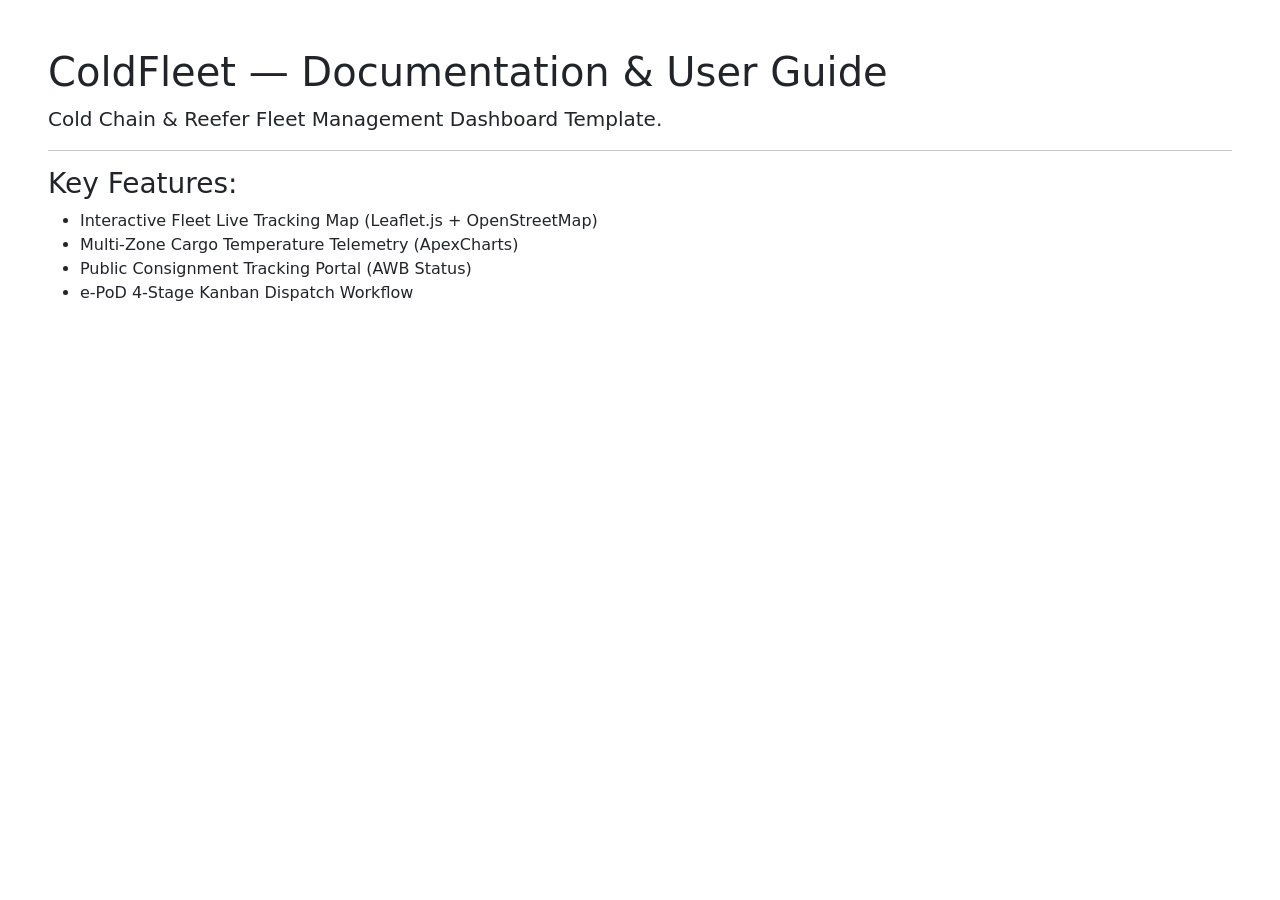
<file: Documentation/index.html>
<!doctype html>
<html lang="en">
<head>
  <meta charset="utf-8"><title>ColdFleet Documentation</title>
  <link rel="stylesheet" href="https://cdn.jsdelivr.net/npm/bootstrap@5.3.3/dist/css/bootstrap.min.css">
</head>
<body class="p-5">
  <h1>ColdFleet — Documentation & User Guide</h1>
  <p class="lead">Cold Chain & Reefer Fleet Management Dashboard Template.</p>
  <hr>
  <h3>Key Features:</h3>
  <ul>
    <li>Interactive Fleet Live Tracking Map (Leaflet.js + OpenStreetMap)</li>
    <li>Multi-Zone Cargo Temperature Telemetry (ApexCharts)</li>
    <li>Public Consignment Tracking Portal (AWB Status)</li>
    <li>e-PoD 4-Stage Kanban Dispatch Workflow</li>
  </ul>
</body>
</html>
</file>
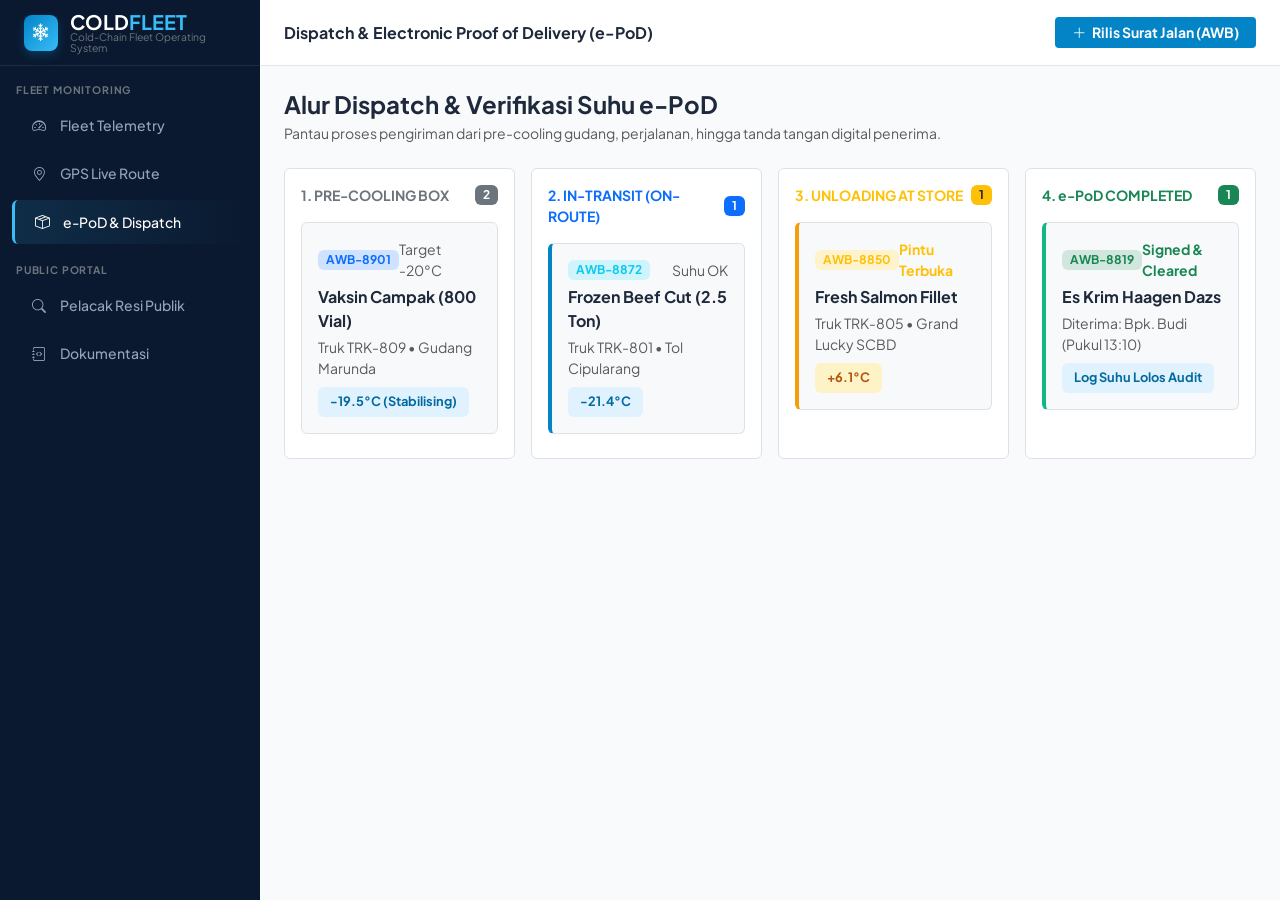
<file: shipment-kanban.html>
<!doctype html>
<html lang="id">
<head>
  <meta charset="utf-8">
  <meta name="viewport" content="width=device-width, initial-scale=1">
  <title>e-PoD & Consignment Dispatch Kanban | ColdFleet</title>
  <link rel="preconnect" href="https://fonts.googleapis.com">
  <link rel="preconnect" href="https://fonts.gstatic.com" crossorigin>
  <link href="https://fonts.googleapis.com/css2?family=Plus+Jakarta+Sans:wght@400;500;600;700;800&display=swap" rel="stylesheet">
  <link rel="stylesheet" href="https://cdn.jsdelivr.net/npm/bootstrap@5.3.3/dist/css/bootstrap.min.css">
  <link rel="stylesheet" href="https://cdn.jsdelivr.net/npm/bootstrap-icons@1.11.3/font/bootstrap-icons.min.css">
  <link rel="stylesheet" href="assets/css/app.css">
</head>
<body>

  <!-- ColdFleet Sidebar -->
  <aside class="cold-sidebar" id="coldSidebar">
    <div class="brand-box">
      <div class="brand-icon"><i class="bi bi-snow2"></i></div>
      <div class="d-flex flex-column lh-1">
        <span class="fs-5 fw-bold text-white tracking-wide">COLD<span style="color: #38bdf8;">FLEET</span></span>
        <small class="text-secondary" style="font-size: 0.65rem;">Cold-Chain Fleet Operating System</small>
      </div>
    </div>
    <div class="px-3 pt-3 pb-1 text-uppercase text-secondary fw-bold" style="font-size: 0.65rem; letter-spacing: 0.08em;">Fleet Monitoring</div>
    <nav class="nav flex-column">
      <a class="nav-link" href="index.html"><i class="bi bi-speedometer2"></i><span>Fleet Telemetry</span></a>
      <a class="nav-link" href="index.html"><i class="bi bi-geo-alt"></i><span>GPS Live Route</span></a>
      <a class="nav-link active" href="shipment-kanban.html"><i class="bi bi-box-seam"></i><span>e-PoD & Dispatch</span></a>
    </nav>
    <div class="px-3 pt-3 pb-1 text-uppercase text-secondary fw-bold" style="font-size: 0.65rem; letter-spacing: 0.08em;">Public Portal</div>
    <nav class="nav flex-column">
      <a class="nav-link" href="tracking-portal.html"><i class="bi bi-search"></i><span>Pelacak Resi Publik</span></a>
	  <a class="nav-link" href="Documentation/index.html"><i class="bi bi-journal-code"></i><span>Dokumentasi</span></a>
    </nav>
  </aside>

  <!-- Topbar -->
  <header class="cold-topbar">
    <div class="d-flex align-items-center gap-3">
      <button class="btn btn-sm btn-light border d-lg-none" id="sidebarToggle"><i class="bi bi-list fs-5"></i></button>
      <h1 class="h6 fw-bold mb-0">Dispatch & Electronic Proof of Delivery (e-PoD)</h1>
    </div>
    <button class="btn btn-sm text-white fw-bold px-3" style="background: #0284c7;" onclick="alert('Formulir Dispatch Baru Dibuka.');">
      <i class="bi bi-plus-lg me-1"></i> Rilis Surat Jalan (AWB)
    </button>
  </header>

  <!-- Content -->
  <main class="cold-content">
    <div class="d-flex justify-content-between align-items-center mb-4">
      <div>
        <h1 class="h4 fw-bold mb-1">Alur Dispatch & Verifikasi Suhu e-PoD</h1>
        <p class="text-muted small mb-0">Pantau proses pengiriman dari pre-cooling gudang, perjalanan, hingga tanda tangan digital penerima.</p>
      </div>
    </div>

    <!-- 4 Kanban Columns -->
    <div class="row g-3">
      <!-- Col 1 -->
      <div class="col-12 col-md-6 col-xl-3">
        <div class="p-3 bg-white rounded border h-100">
          <div class="d-flex justify-content-between align-items-center mb-3">
            <span class="fw-bold small text-secondary">1. PRE-COOLING BOX</span>
            <span class="badge bg-secondary">2</span>
          </div>
          <div class="p-3 mb-2 rounded border bg-light">
            <div class="d-flex justify-content-between align-items-center mb-1">
              <span class="badge bg-primary-subtle text-primary">AWB-8901</span>
              <small class="text-muted">Target -20°C</small>
            </div>
            <strong class="d-block mb-1">Vaksin Campak (800 Vial)</strong>
            <small class="text-muted d-block mb-2">Truk TRK-809 • Gudang Marunda</small>
            <span class="temp-badge deep-frozen">-19.5°C (Stabilising)</span>
          </div>
        </div>
      </div>

      <!-- Col 2 -->
      <div class="col-12 col-md-6 col-xl-3">
        <div class="p-3 bg-white rounded border h-100">
          <div class="d-flex justify-content-between align-items-center mb-3">
            <span class="fw-bold small text-primary">2. IN-TRANSIT (ON-ROUTE)</span>
            <span class="badge bg-primary">1</span>
          </div>
          <div class="p-3 mb-2 rounded border bg-light" style="border-left: 4px solid #0284c7 !important;">
            <div class="d-flex justify-content-between align-items-center mb-1">
              <span class="badge bg-info-subtle text-info">AWB-8872</span>
              <small class="text-muted">Suhu OK</small>
            </div>
            <strong class="d-block mb-1">Frozen Beef Cut (2.5 Ton)</strong>
            <small class="text-muted d-block mb-2">Truk TRK-801 • Tol Cipularang</small>
            <span class="temp-badge deep-frozen">-21.4°C</span>
          </div>
        </div>
      </div>

      <!-- Col 3 -->
      <div class="col-12 col-md-6 col-xl-3">
        <div class="p-3 bg-white rounded border h-100">
          <div class="d-flex justify-content-between align-items-center mb-3">
            <span class="fw-bold small text-warning">3. UNLOADING AT STORE</span>
            <span class="badge bg-warning text-dark">1</span>
          </div>
          <div class="p-3 mb-2 rounded border bg-light" style="border-left: 4px solid #f59e0b !important;">
            <div class="d-flex justify-content-between align-items-center mb-1">
              <span class="badge bg-warning-subtle text-warning">AWB-8850</span>
              <small class="text-warning fw-bold">Pintu Terbuka</small>
            </div>
            <strong class="d-block mb-1">Fresh Salmon Fillet</strong>
            <small class="text-muted d-block mb-2">Truk TRK-805 • Grand Lucky SCBD</small>
            <span class="temp-badge warning">+6.1°C</span>
          </div>
        </div>
      </div>

      <!-- Col 4 -->
      <div class="col-12 col-md-6 col-xl-3">
        <div class="p-3 bg-white rounded border h-100">
          <div class="d-flex justify-content-between align-items-center mb-3">
            <span class="fw-bold small text-success">4. e-PoD COMPLETED</span>
            <span class="badge bg-success">1</span>
          </div>
          <div class="p-3 mb-2 rounded border bg-light" style="border-left: 4px solid #10b981 !important;">
            <div class="d-flex justify-content-between align-items-center mb-1">
              <span class="badge bg-success-subtle text-success">AWB-8819</span>
              <small class="text-success fw-bold">Signed & Cleared</small>
            </div>
            <strong class="d-block mb-1">Es Krim Haagen Dazs</strong>
            <small class="text-muted d-block mb-2">Diterima: Bpk. Budi (Pukul 13:10)</small>
            <span class="temp-badge deep-frozen">Log Suhu Lolos Audit</span>
          </div>
        </div>
      </div>
    </div>
  </main>

  <script src="https://cdn.jsdelivr.net/npm/bootstrap@5.3.3/dist/js/bootstrap.bundle.min.js"></script>
  <script src="assets/js/main.js"></script>
</body>
</html>
</file>
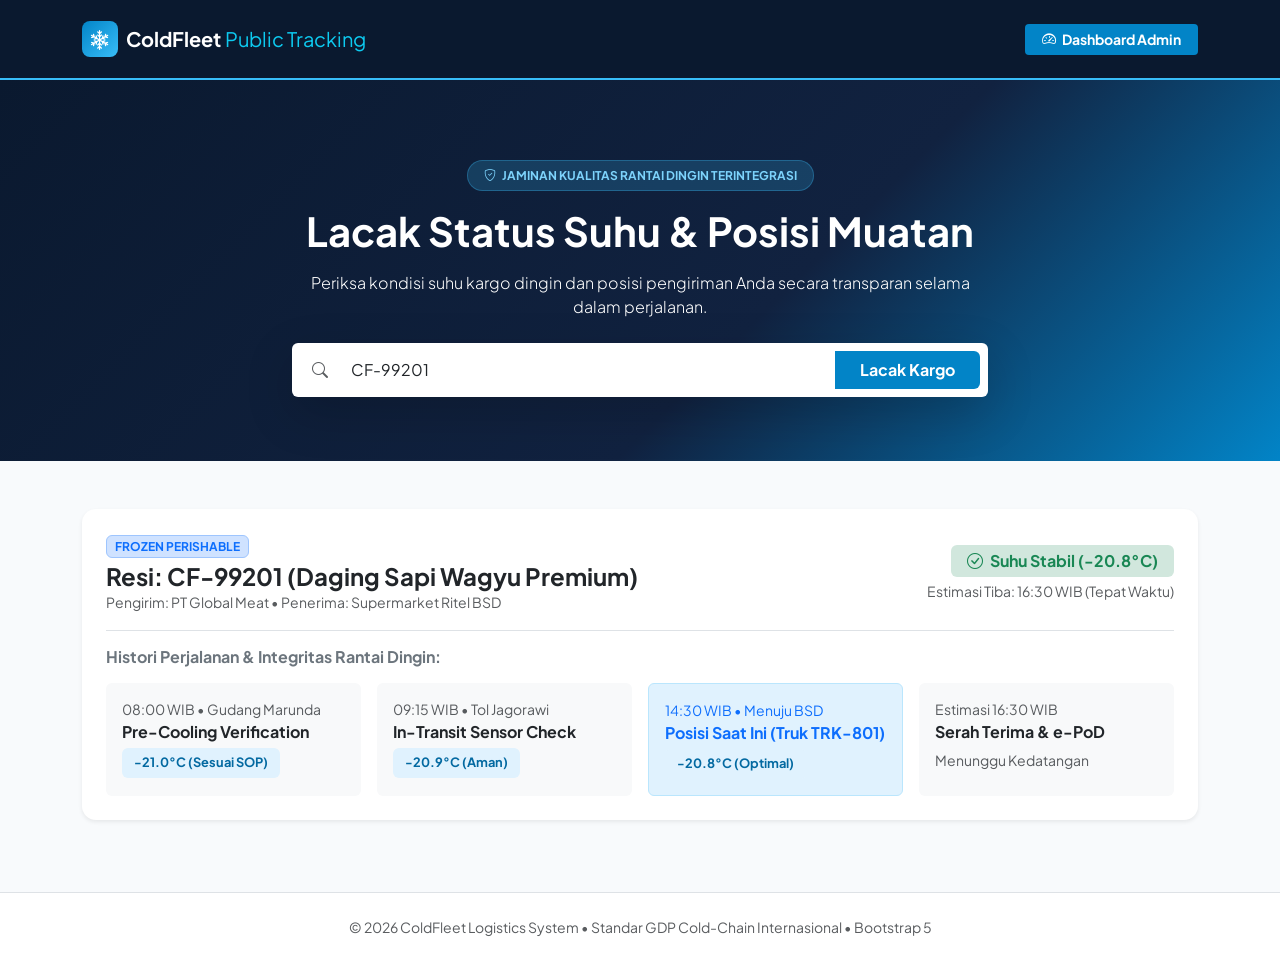
<file: tracking-portal.html>
<!doctype html>
<html lang="id">
<head>
  <meta charset="utf-8">
  <meta name="viewport" content="width=device-width, initial-scale=1">
  <title>Portal Lacak Pengiriman Cold-Chain | ColdFleet Express</title>
  <link rel="preconnect" href="https://fonts.googleapis.com">
  <link rel="preconnect" href="https://fonts.gstatic.com" crossorigin>
  <link href="https://fonts.googleapis.com/css2?family=Plus+Jakarta+Sans:wght@400;500;600;700;800&display=swap" rel="stylesheet">
  <link rel="stylesheet" href="https://cdn.jsdelivr.net/npm/bootstrap@5.3.3/dist/css/bootstrap.min.css">
  <link rel="stylesheet" href="https://cdn.jsdelivr.net/npm/bootstrap-icons@1.11.3/font/bootstrap-icons.min.css">
  <link rel="stylesheet" href="assets/css/app.css">
  <style>
    .portal-hero {
      background: linear-gradient(135deg, #0a192f 0%, #112240 60%, #0284c7 100%);
      color: #fff;
      padding: 5rem 0 4rem;
    }
  </style>
</head>
<body style="background: #f8fafc;">

  <!-- Navbar Publik -->
  <nav class="navbar navbar-expand-lg navbar-dark sticky-top py-3" style="background: #0a192f; border-bottom: 2px solid #38bdf8;">
    <div class="container">
      <a class="navbar-brand d-flex align-items-center gap-2 fw-bold" href="tracking-portal.html">
        <div style="width: 36px; height: 36px; border-radius: 8px; display: grid; place-items: center; background: linear-gradient(135deg, #0284c7, #38bdf8); color: #fff;">
          <i class="bi bi-snow2"></i>
        </div>
        <span>ColdFleet <span class="fw-normal text-info">Public Tracking</span></span>
      </a>
      <div class="d-flex align-items-center gap-2">
        <a href="index.html" class="btn btn-sm text-white fw-bold px-3" style="background: #0284c7;">
          <i class="bi bi-speedometer2 me-1"></i> Dashboard Admin
        </a>
      </div>
    </div>
  </nav>

  <!-- Hero Portal Resi -->
  <header class="portal-hero">
    <div class="container text-center" style="max-width: 720px;">
      <span class="badge px-3 py-2 rounded-pill mb-3" style="background: rgba(56, 189, 248, 0.2); color: #7dd3fc; border: 1px solid rgba(56, 189, 248, 0.3);">
        <i class="bi bi-shield-check me-1"></i> JAMINAN KUALITAS RANTAI DINGIN TERINTEGRASI
      </span>
      <h1 class="display-6 fw-bold mb-3">Lacak Status Suhu & Posisi Muatan</h1>
      <p class="lead opacity-80 mb-4" style="font-size: 1rem;">Periksa kondisi suhu kargo dingin dan posisi pengiriman Anda secara transparan selama dalam perjalanan.</p>

      <!-- Input Pencarian Resi -->
      <div class="card p-2 border-0 shadow-lg text-start">
        <form onsubmit="event.preventDefault(); document.getElementById('trackingResult').style.display = 'block';">
          <div class="input-group">
            <span class="input-group-text bg-white border-0"><i class="bi bi-search text-muted"></i></span>
            <input type="text" class="form-control border-0 shadow-none" placeholder="Masukkan Nomor AWB / Resi (Contoh: CF-99201)" value="CF-99201" required>
            <button class="btn text-white fw-bold px-4" type="submit" style="background: #0284c7;">Lacak Kargo</button>
          </div>
        </form>
      </div>
    </div>
  </header>

  <!-- Hasil Lacak Resi Publik -->
  <main class="container py-5" id="trackingResult">
    <div class="card border-0 shadow-sm p-4 mb-4 bg-white" style="border-radius: 14px;">
      <div class="d-flex flex-wrap justify-content-between align-items-center mb-3 pb-3 border-bottom gap-2">
        <div>
          <span class="badge bg-primary-subtle text-primary border border-primary-subtle">FROZEN PERISHABLE</span>
          <h4 class="fw-bold mb-0 mt-1">Resi: CF-99201 (Daging Sapi Wagyu Premium)</h4>
          <small class="text-muted">Pengirim: PT Global Meat • Penerima: Supermarket Ritel BSD</small>
        </div>
        <div class="text-end">
          <span class="badge bg-success-subtle text-success fs-6 px-3 py-2"><i class="bi bi-check-circle me-1"></i> Suhu Stabil (-20.8°C)</span>
          <small class="text-muted d-block mt-1">Estimasi Tiba: 16:30 WIB (Tepat Waktu)</small>
        </div>
      </div>

      <!-- Timeline Pengiriman -->
      <h6 class="fw-bold mb-3 text-secondary">Histori Perjalanan & Integritas Rantai Dingin:</h6>
      <div class="row g-3">
        <div class="col-md-3">
          <div class="p-3 bg-light rounded h-100">
            <small class="text-muted d-block">08:00 WIB • Gudang Marunda</small>
            <strong class="d-block mb-1">Pre-Cooling Verification</strong>
            <span class="temp-badge deep-frozen">-21.0°C (Sesuai SOP)</span>
          </div>
        </div>
        <div class="col-md-3">
          <div class="p-3 bg-light rounded h-100">
            <small class="text-muted d-block">09:15 WIB • Tol Jagorawi</small>
            <strong class="d-block mb-1">In-Transit Sensor Check</strong>
            <span class="temp-badge deep-frozen">-20.9°C (Aman)</span>
          </div>
        </div>
        <div class="col-md-3">
          <div class="p-3 rounded h-100" style="background: #e0f2fe; border: 1px solid #bae6fd;">
            <small class="text-primary d-block">14:30 WIB • Menuju BSD</small>
            <strong class="d-block mb-1 text-primary">Posisi Saat Ini (Truk TRK-801)</strong>
            <span class="temp-badge deep-frozen">-20.8°C (Optimal)</span>
          </div>
        </div>
        <div class="col-md-3">
          <div class="p-3 bg-light rounded h-100 opacity-60">
            <small class="text-muted d-block">Estimasi 16:30 WIB</small>
            <strong class="d-block mb-1">Serah Terima & e-PoD</strong>
            <small class="text-muted">Menunggu Kedatangan</small>
          </div>
        </div>
      </div>
    </div>
  </main>

  <!-- Footer Publik -->
  <footer class="py-4 bg-white border-top text-center small text-muted">
    &copy; 2026 ColdFleet Logistics System • Standar GDP Cold-Chain Internasional • Bootstrap 5
  </footer>

  <script src="https://cdn.jsdelivr.net/npm/bootstrap@5.3.3/dist/js/bootstrap.bundle.min.js"></script>
</body>
</html>
</file>
<file: assets/css/app.css>
@import url('https://fonts.googleapis.com/css2?family=Plus+Jakarta+Sans:wght@400;500;600;700;800&display=swap');
:root {
  --fleet-navy: #0a192f;
  --fleet-surface: #112240;
  --cryo-blue: #0284c7;
  --cryo-cyan: #38bdf8;
  --reefer-green: #10b981;
  --alert-amber: #f59e0b;
  --alarm-red: #ef4444;
  --bg-light: #f8fafc;
  --sidebar-w: 260px;
  --topbar-h: 66px;
}
body {
  font-family: 'Plus Jakarta Sans', system-ui, -apple-system, sans-serif;
  background-color: var(--bg-light);
  color: #1e293b;
  margin: 0;
}
.cold-sidebar {
  width: var(--sidebar-w);
  height: 100vh;
  position: fixed;
  top: 0;
  left: 0;
  background-color: var(--fleet-navy);
  color: #94a3b8;
  z-index: 1040;
  transition: transform 0.25s ease-in-out;
  overflow-y: auto;
}
.cold-sidebar .brand-box {
  height: var(--topbar-h);
  display: flex;
  align-items: center;
  padding: 0 1.5rem;
  border-bottom: 1px solid rgba(255, 255, 255, 0.08);
}
.cold-sidebar .brand-box .brand-icon {
  width: 36px;
  height: 36px;
  background: linear-gradient(135deg, var(--cryo-blue), var(--cryo-cyan));
  color: #fff;
  border-radius: 8px;
  display: grid;
  place-items: center;
  font-size: 1.1rem;
  font-weight: 800;
  margin-right: 0.75rem;
  box-shadow: 0 4px 10px rgba(2, 132, 199, 0.3);
}
.cold-sidebar .nav-link {
  color: #94a3b8;
  padding: 0.7rem 1.25rem;
  border-radius: 6px;
  margin: 0.15rem 0.75rem;
  display: flex;
  align-items: center;
  gap: 0.85rem;
  font-weight: 500;
  text-decoration: none;
  font-size: 0.875rem;
}
.cold-sidebar .nav-link:hover, .cold-sidebar .nav-link.active {
  color: #fff;
  background: rgba(255, 255, 255, 0.08);
}
.cold-sidebar .nav-link.active {
  border-left: 3px solid var(--cryo-cyan);
  background: linear-gradient(90deg, rgba(56, 189, 248, 0.12), transparent);
}
.cold-topbar {
  margin-left: var(--sidebar-w);
  height: var(--topbar-h);
  background: #fff;
  border-bottom: 1px solid #e2e8f0;
  padding: 0 1.5rem;
  display: flex;
  align-items: center;
  justify-content: space-between;
  position: sticky;
  top: 0;
  z-index: 1020;
}
.cold-content {
  margin-left: var(--sidebar-w);
  padding: 1.5rem;
}
.telemetry-card {
  background: #fff;
  border: 1px solid #e2e8f0;
  border-radius: 10px;
  padding: 1.25rem;
  box-shadow: 0 1px 3px rgba(0,0,0,0.03);
}
.temp-badge {
  font-weight: 700;
  padding: 0.35rem 0.75rem;
  border-radius: 6px;
  display: inline-flex;
  align-items: center;
  gap: 0.35rem;
  font-size: 0.8rem;
}
.temp-badge.deep-frozen { background: #e0f2fe; color: #0369a1; }
.temp-badge.chilled     { background: #ecfdf5; color: #047857; }
.temp-badge.warning     { background: #fef3c7; color: #b45309; }
.temp-badge.critical    { background: #fee2e2; color: #b91c1c; }

@media (max-width: 991.98px) {
  .cold-sidebar { transform: translateX(-100%); }
  .cold-sidebar.show { transform: translateX(0); }
  .cold-topbar, .cold-content { margin-left: 0; }
}
</file>
